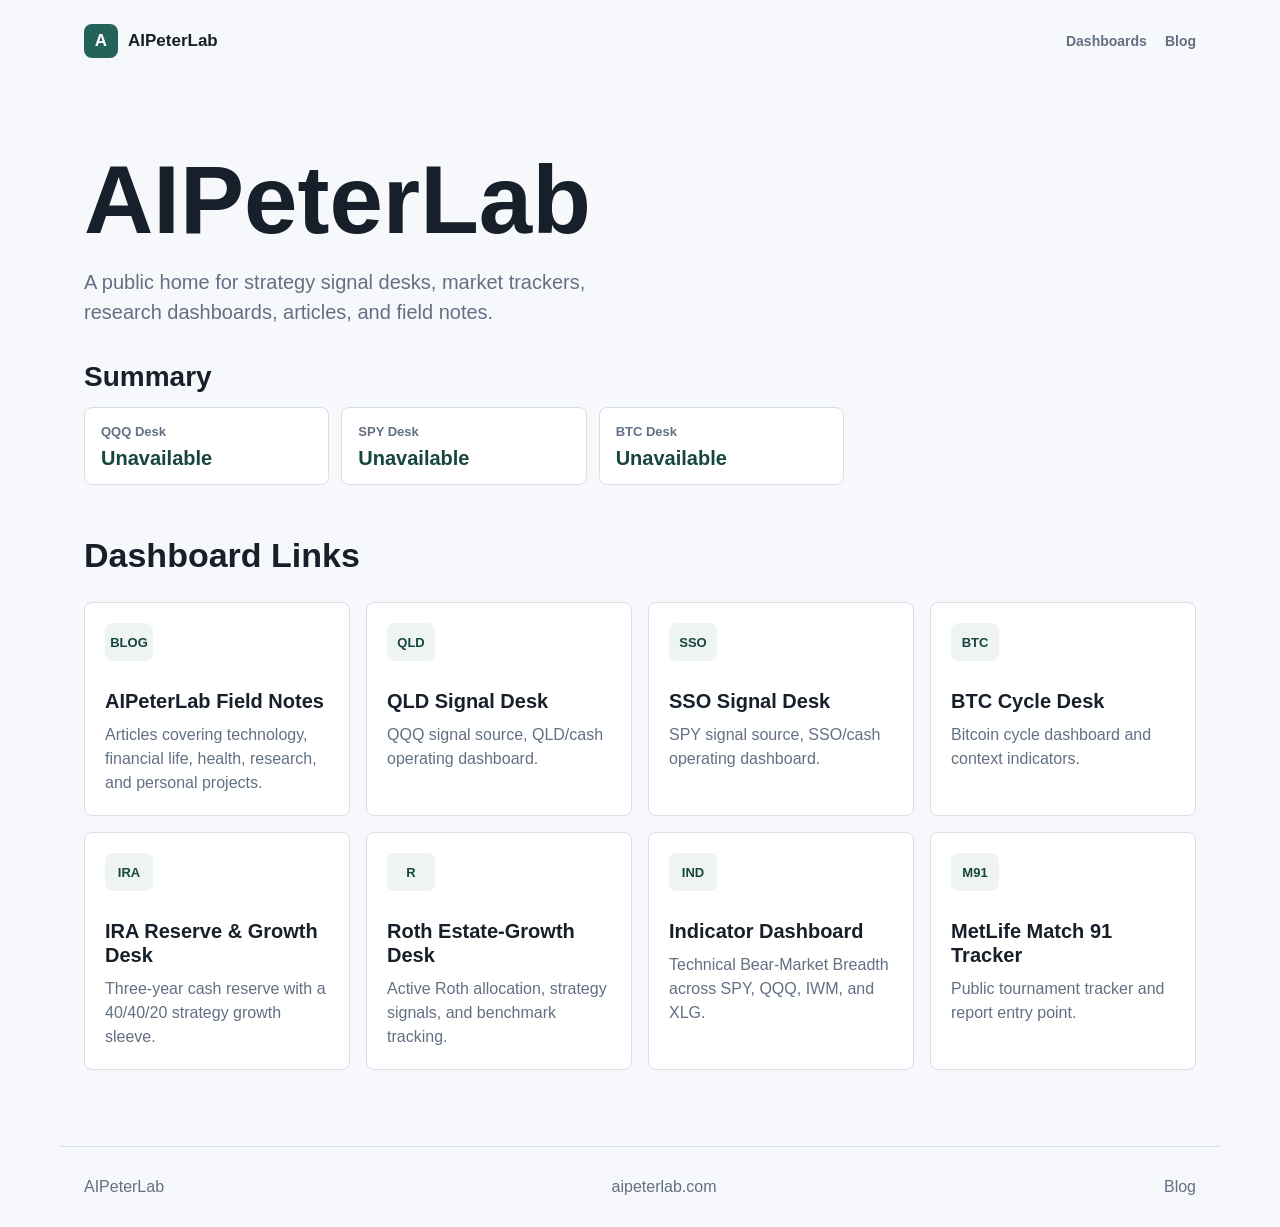
<file: index.html>
<!doctype html>
<html lang="en">
  <head>
    <meta charset="utf-8">
    <meta name="viewport" content="width=device-width, initial-scale=1">
    <title>AIPeterLab | Dashboards, Research &amp; Field Notes</title>
    <meta
      name="description"
      content="AIPeterLab is a public home for market dashboards, research trackers, articles, and field notes."
    >
    <link rel="canonical" href="https://aipeterlab.com/">
    <meta property="og:title" content="AIPeterLab | Dashboards &amp; Field Notes">
    <meta
      property="og:description"
      content="A public home for AIPeterLab dashboards, research, articles, and field notes."
    >
    <meta property="og:type" content="website">
    <meta property="og:url" content="https://aipeterlab.com/">
    <meta name="twitter:card" content="summary">
    <link rel="stylesheet" href="/styles.css">
  </head>
  <body>
    <header class="site-header">
      <a class="brand" href="/" aria-label="AIPeterLab home">
        <span class="brand-mark" aria-hidden="true">A</span>
        <span>AIPeterLab</span>
      </a>
      <nav class="top-nav" aria-label="Primary navigation">
        <a href="#dashboards">Dashboards</a>
        <a href="https://blog.aipeterlab.com/">Blog</a>
      </nav>
    </header>

    <main>
      <section class="hero">
        <div class="hero-copy">
          <h1>AIPeterLab</h1>
          <p>
            A public home for strategy signal desks, market trackers,
            research dashboards, articles, and field notes.
          </p>
        </div>
      </section>

      <section class="summary-strip" aria-label="Current dashboard summary">
        <h2>Summary</h2>
        <div class="summary-grid" aria-live="polite">
          <div class="summary-item">
            <span>QQQ Desk</span>
            <strong id="qqq-summary">Loading…</strong>
          </div>
          <div class="summary-item">
            <span>SPY Desk</span>
            <strong id="spy-summary">Loading…</strong>
          </div>
          <div class="summary-item">
            <span>BTC Desk</span>
            <strong id="btc-summary">Loading…</strong>
          </div>
        </div>
      </section>

      <section class="section" id="dashboards">
        <div class="section-heading">
          <h2>Dashboard Links</h2>
        </div>

        <div class="dashboard-grid">
          <a class="dashboard-card" href="https://blog.aipeterlab.com/">
            <span class="dashboard-code">BLOG</span>
            <h3>AIPeterLab Field Notes</h3>
            <p>Articles covering technology, financial life, health, research, and personal projects.</p>
          </a>
          <a class="dashboard-card" href="https://qld.aipeterlab.com/">
            <span class="dashboard-code">QLD</span>
            <h3>QLD Signal Desk</h3>
            <p>QQQ signal source, QLD/cash operating dashboard.</p>
          </a>
          <a class="dashboard-card" href="https://sso.aipeterlab.com/">
            <span class="dashboard-code">SSO</span>
            <h3>SSO Signal Desk</h3>
            <p>SPY signal source, SSO/cash operating dashboard.</p>
          </a>
          <a class="dashboard-card" href="https://btc.aipeterlab.com/">
            <span class="dashboard-code">BTC</span>
            <h3>BTC Cycle Desk</h3>
            <p>Bitcoin cycle dashboard and context indicators.</p>
          </a>
          <a class="dashboard-card" href="https://ira.aipeterlab.com/">
            <span class="dashboard-code">IRA</span>
            <h3>IRA Reserve &amp; Growth Desk</h3>
            <p>Three-year cash reserve with a 40/40/20 strategy growth sleeve.</p>
          </a>
          <a class="dashboard-card" href="https://roth.aipeterlab.com/">
            <span class="dashboard-code">R</span>
            <h3>Roth Estate-Growth Desk</h3>
            <p>Active Roth allocation, strategy signals, and benchmark tracking.</p>
          </a>
          <a class="dashboard-card" href="https://indicator.aipeterlab.com/">
            <span class="dashboard-code">IND</span>
            <h3>Indicator Dashboard</h3>
            <p>Technical Bear-Market Breadth across SPY, QQQ, IWM, and XLG.</p>
          </a>
          <a class="dashboard-card" href="/metlife/">
            <span class="dashboard-code">M91</span>
            <h3>MetLife Match 91 Tracker</h3>
            <p>Public tournament tracker and report entry point.</p>
          </a>
        </div>
      </section>

    </main>

    <footer class="site-footer">
      <span>AIPeterLab</span>
      <a href="https://aipeterlab.com/">aipeterlab.com</a>
      <a href="https://blog.aipeterlab.com/">Blog</a>
    </footer>
    <script>
      const summaries = [
        {
          id: "qqq-summary",
          url: "https://qld.aipeterlab.com/data/signals.json",
          read: (data) => data.current?.headline_status
        },
        {
          id: "spy-summary",
          url: "https://sso.aipeterlab.com/data/signals.json",
          read: (data) => data.summary?.headline_status
        },
        {
          id: "btc-summary",
          url: "https://btc.aipeterlab.com/data/signals.json",
          read: (data) => data.status
        }
      ];

      summaries.forEach(async ({ id, url, read }) => {
        const output = document.getElementById(id);

        try {
          const response = await fetch(url, { cache: "no-store" });
          if (!response.ok) throw new Error(`HTTP ${response.status}`);

          const value = read(await response.json());
          if (typeof value !== "string" || !value.trim()) {
            throw new Error("Missing current position");
          }

          output.textContent = value;
        } catch (error) {
          output.textContent = "Unavailable";
          output.title = "The live signal source could not be loaded.";
          console.error(`Unable to load ${id}`, error);
        }
      });
    </script>
  </body>
</html>
</file>
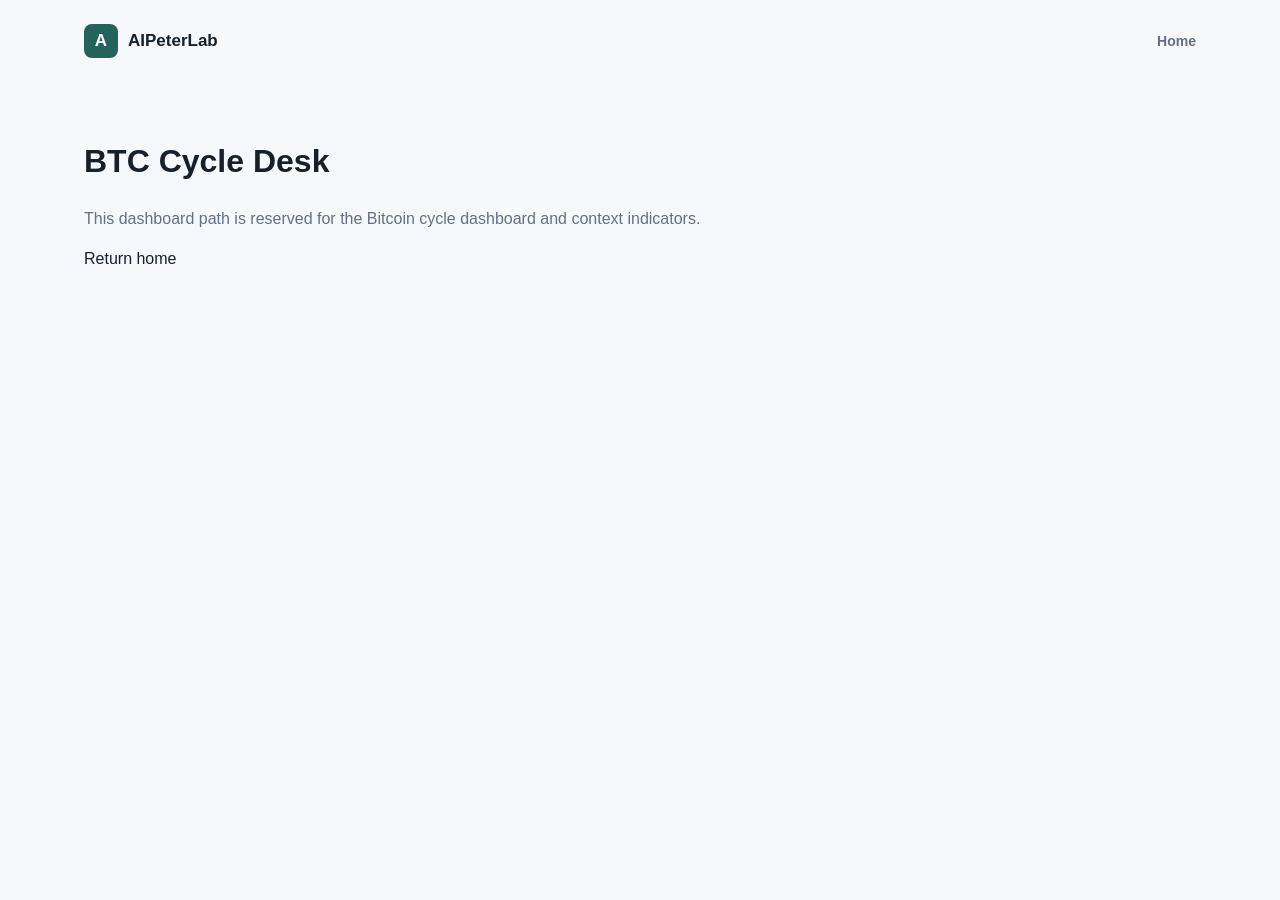
<file: btc/index.html>
<!doctype html>
<html lang="en">
  <head>
    <meta charset="utf-8">
    <meta name="viewport" content="width=device-width, initial-scale=1">
    <title>BTC Cycle Desk | AIPeterLab</title>
    <meta name="description" content="Explore the AIPeterLab Bitcoin Cycle Desk for BTC cycle context, market regime indicators, and the current operating position.">
    <link rel="canonical" href="https://btc.aipeterlab.com/">
    <meta property="og:title" content="BTC Cycle Desk | AIPeterLab">
    <meta property="og:description" content="Bitcoin cycle context, market regime indicators, and current operating position.">
    <meta property="og:type" content="website">
    <meta property="og:url" content="https://btc.aipeterlab.com/">
    <meta name="twitter:card" content="summary">
    <script type="application/ld+json">{"@context":"https://schema.org","@type":"WebApplication","name":"BTC Cycle Desk","url":"https://btc.aipeterlab.com/","description":"Bitcoin cycle context, market regime indicators, and current operating position.","isPartOf":{"@type":"WebSite","name":"AIPeterLab","url":"https://aipeterlab.com/"}}</script>
    <link rel="stylesheet" href="/styles.css">
  </head>
  <body>
    <header class="site-header">
      <a class="brand" href="/"><span class="brand-mark" aria-hidden="true">A</span><span>AIPeterLab</span></a>
      <nav class="top-nav" aria-label="Primary navigation"><a href="/">Home</a></nav>
    </header>
    <main class="section">
      <div class="section-heading">
        <h1>BTC Cycle Desk</h1>
        <p>This dashboard path is reserved for the Bitcoin cycle dashboard and context indicators.</p>
      </div>
      <p><a class="button primary" href="/">Return home</a></p>
    </main>
  </body>
</html>
</file>
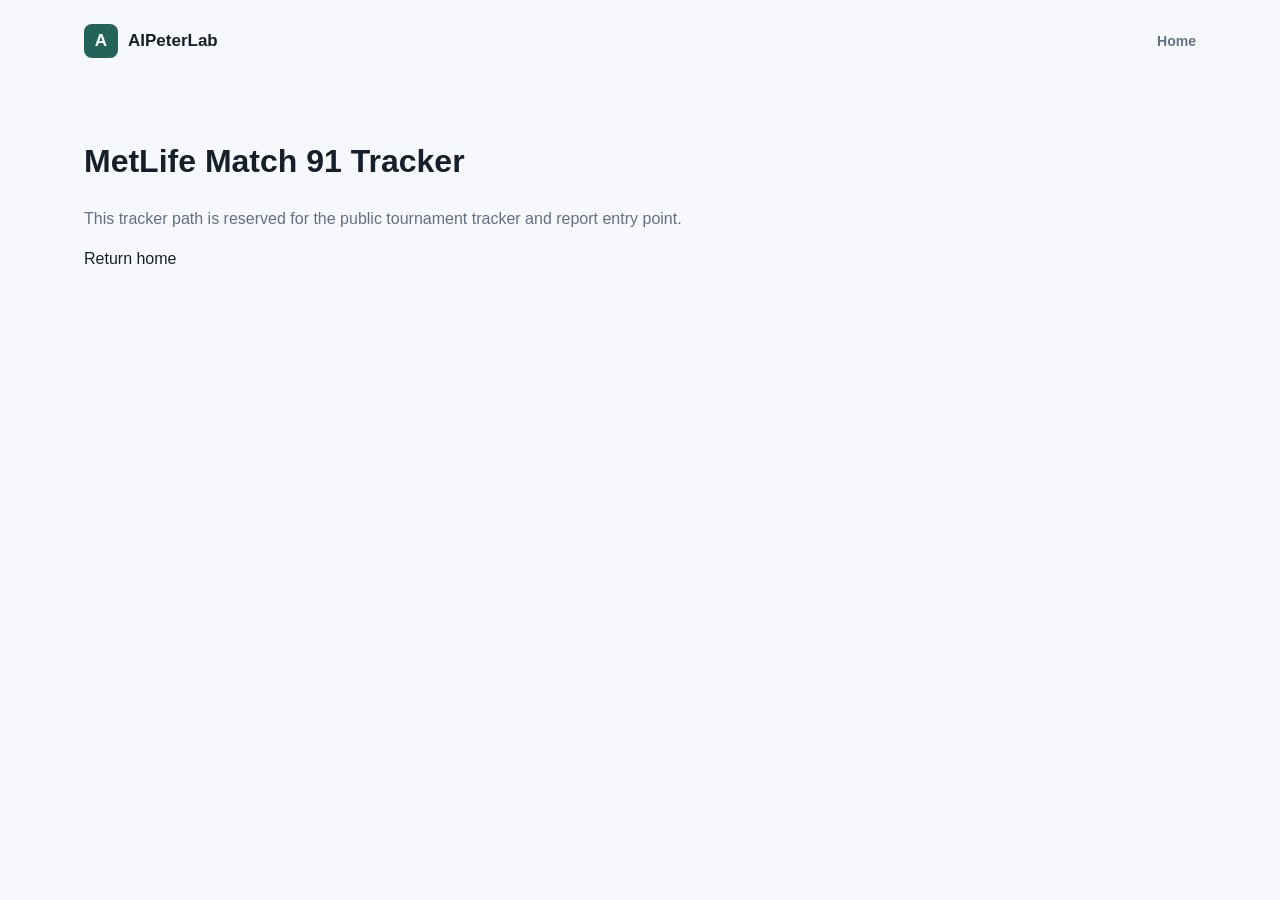
<file: metlife/index.html>
<!doctype html>
<html lang="en">
  <head>
    <meta charset="utf-8">
    <meta name="viewport" content="width=device-width, initial-scale=1">
    <title>MetLife Match 91 Tracker | AIPeterLab</title>
    <meta name="description" content="Follow the AIPeterLab MetLife Match 91 public tournament tracker and open the latest tournament report.">
    <link rel="canonical" href="https://aipeterlab.com/metlife/">
    <meta property="og:title" content="MetLife Match 91 Tracker | AIPeterLab">
    <meta property="og:description" content="Public tournament tracker and latest report entry point.">
    <meta property="og:type" content="website">
    <meta property="og:url" content="https://aipeterlab.com/metlife/">
    <meta name="twitter:card" content="summary">
    <script type="application/ld+json">{"@context":"https://schema.org","@type":"WebPage","name":"MetLife Match 91 Tracker","url":"https://aipeterlab.com/metlife/","description":"Public tournament tracker and latest report entry point.","isPartOf":{"@type":"WebSite","name":"AIPeterLab","url":"https://aipeterlab.com/"}}</script>
    <link rel="stylesheet" href="/styles.css">
  </head>
  <body>
    <header class="site-header">
      <a class="brand" href="/"><span class="brand-mark" aria-hidden="true">A</span><span>AIPeterLab</span></a>
      <nav class="top-nav" aria-label="Primary navigation"><a href="/">Home</a></nav>
    </header>
    <main class="section">
      <div class="section-heading">
        <h1>MetLife Match 91 Tracker</h1>
        <p>This tracker path is reserved for the public tournament tracker and report entry point.</p>
      </div>
      <p><a class="button primary" href="/">Return home</a></p>
    </main>
  </body>
</html>
</file>
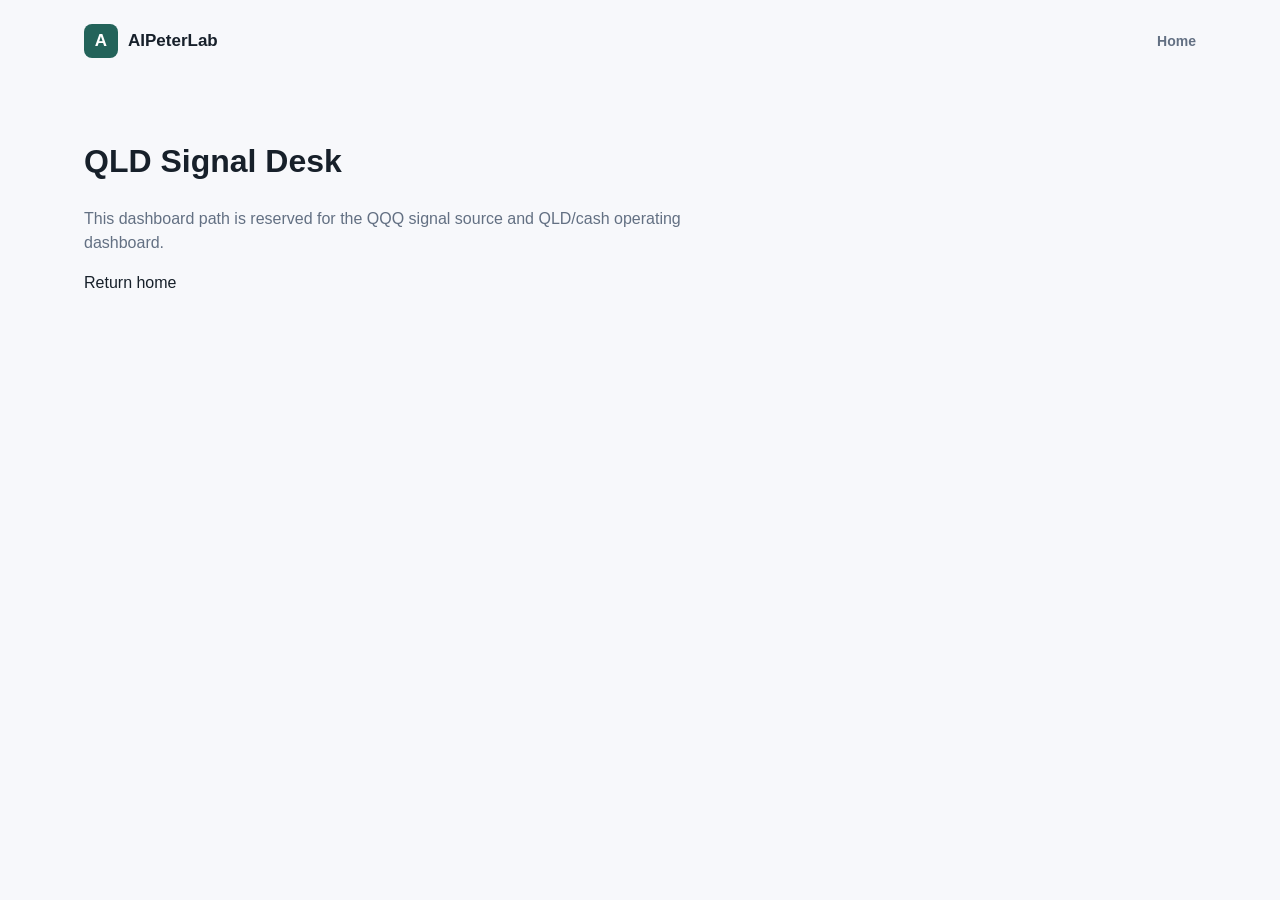
<file: qld/index.html>
<!doctype html>
<html lang="en">
  <head>
    <meta charset="utf-8">
    <meta name="viewport" content="width=device-width, initial-scale=1">
    <title>QLD Signal Desk | AIPeterLab</title>
    <meta name="description" content="Track the QQQ market signal and the QLD-or-cash operating position in the AIPeterLab QLD Signal Desk.">
    <link rel="canonical" href="https://qld.aipeterlab.com/">
    <meta property="og:title" content="QLD Signal Desk | AIPeterLab">
    <meta property="og:description" content="QQQ market signal and QLD-or-cash operating dashboard.">
    <meta property="og:type" content="website">
    <meta property="og:url" content="https://qld.aipeterlab.com/">
    <meta name="twitter:card" content="summary">
    <script type="application/ld+json">{"@context":"https://schema.org","@type":"WebApplication","name":"QLD Signal Desk","url":"https://qld.aipeterlab.com/","description":"QQQ market signal and QLD-or-cash operating dashboard.","isPartOf":{"@type":"WebSite","name":"AIPeterLab","url":"https://aipeterlab.com/"}}</script>
    <link rel="stylesheet" href="/styles.css">
  </head>
  <body>
    <header class="site-header">
      <a class="brand" href="/"><span class="brand-mark" aria-hidden="true">A</span><span>AIPeterLab</span></a>
      <nav class="top-nav" aria-label="Primary navigation"><a href="/">Home</a></nav>
    </header>
    <main class="section">
      <div class="section-heading">
        <h1>QLD Signal Desk</h1>
        <p>This dashboard path is reserved for the QQQ signal source and QLD/cash operating dashboard.</p>
      </div>
      <p><a class="button primary" href="/">Return home</a></p>
    </main>
  </body>
</html>
</file>
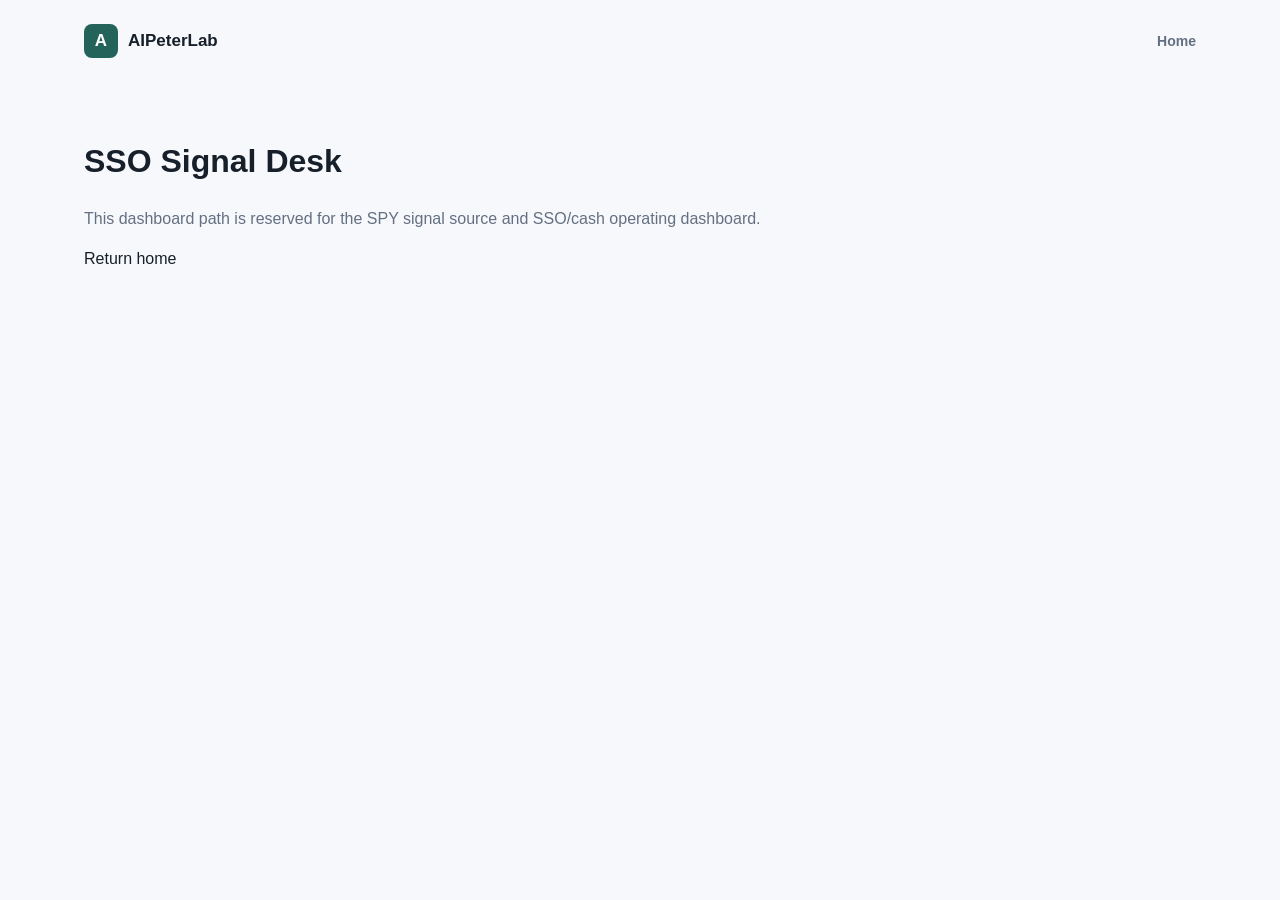
<file: sso/index.html>
<!doctype html>
<html lang="en">
  <head>
    <meta charset="utf-8">
    <meta name="viewport" content="width=device-width, initial-scale=1">
    <title>SSO Signal Desk | AIPeterLab</title>
    <meta name="description" content="Track the SPY market signal and the SSO-or-cash operating position in the AIPeterLab SSO Signal Desk.">
    <link rel="canonical" href="https://sso.aipeterlab.com/">
    <meta property="og:title" content="SSO Signal Desk | AIPeterLab">
    <meta property="og:description" content="SPY market signal and SSO-or-cash operating dashboard.">
    <meta property="og:type" content="website">
    <meta property="og:url" content="https://sso.aipeterlab.com/">
    <meta name="twitter:card" content="summary">
    <script type="application/ld+json">{"@context":"https://schema.org","@type":"WebApplication","name":"SSO Signal Desk","url":"https://sso.aipeterlab.com/","description":"SPY market signal and SSO-or-cash operating dashboard.","isPartOf":{"@type":"WebSite","name":"AIPeterLab","url":"https://aipeterlab.com/"}}</script>
    <link rel="stylesheet" href="/styles.css">
  </head>
  <body>
    <header class="site-header">
      <a class="brand" href="/"><span class="brand-mark" aria-hidden="true">A</span><span>AIPeterLab</span></a>
      <nav class="top-nav" aria-label="Primary navigation"><a href="/">Home</a></nav>
    </header>
    <main class="section">
      <div class="section-heading">
        <h1>SSO Signal Desk</h1>
        <p>This dashboard path is reserved for the SPY signal source and SSO/cash operating dashboard.</p>
      </div>
      <p><a class="button primary" href="/">Return home</a></p>
    </main>
  </body>
</html>
</file>
<file: styles.css>
:root {
  --bg: #f7f8fb;
  --ink: #17202a;
  --muted: #637083;
  --line: #d8dee8;
  --panel: #ffffff;
  --panel-strong: #eef4f2;
  --accent: #23635a;
  --accent-strong: #17463f;
  color-scheme: light;
}

* {
  box-sizing: border-box;
}

html {
  scroll-behavior: smooth;
}

body {
  margin: 0;
  background: var(--bg);
  color: var(--ink);
  font-family: Arial, Helvetica, sans-serif;
  line-height: 1.5;
}

a {
  color: inherit;
  text-decoration: none;
}

.site-header {
  align-items: center;
  display: flex;
  gap: 24px;
  justify-content: space-between;
  margin: 0 auto;
  max-width: 1160px;
  padding: 24px;
}

.brand {
  align-items: center;
  display: inline-flex;
  font-size: 17px;
  font-weight: 700;
  gap: 10px;
}

.brand-mark {
  align-items: center;
  background: var(--accent);
  border-radius: 8px;
  color: #fff;
  display: inline-flex;
  height: 34px;
  justify-content: center;
  width: 34px;
}

.top-nav {
  display: flex;
  gap: 18px;
  font-size: 14px;
  font-weight: 700;
}

.top-nav a {
  color: var(--muted);
}

.top-nav a:hover {
  color: var(--accent-strong);
}

.hero {
  margin: 0 auto;
  max-width: 1160px;
  padding: 72px 24px 34px;
}

.hero-copy h1 {
  font-size: clamp(52px, 8vw, 96px);
  letter-spacing: 0;
  line-height: 0.95;
  margin: 0 0 22px;
}

.hero-copy p {
  color: var(--muted);
  font-size: 20px;
  margin: 0;
  max-width: 560px;
}

.summary-strip {
  margin: 0 auto;
  max-width: 1160px;
  padding: 0 24px 18px;
}

.summary-strip h2 {
  font-size: 28px;
  line-height: 1.15;
  margin: 0 0 14px;
}

.summary-grid {
  display: grid;
  gap: 12px;
  grid-template-columns: repeat(3, minmax(0, 1fr));
  max-width: 760px;
}

.summary-item {
  background: var(--panel);
  border: 1px solid var(--line);
  border-radius: 8px;
  padding: 14px 16px;
}

.summary-item span {
  color: var(--muted);
  display: block;
  font-size: 13px;
  font-weight: 700;
  margin-bottom: 4px;
}

.summary-item strong {
  color: var(--accent-strong);
  display: block;
  font-size: 20px;
  line-height: 1.2;
}

.section {
  margin: 0 auto;
  max-width: 1160px;
  padding: 34px 24px 76px;
}

.section-heading {
  max-width: 680px;
}

.section-heading h2 {
  font-size: 34px;
  line-height: 1.1;
  margin: 0 0 10px;
}

.section-heading p {
  color: var(--muted);
  margin: 0;
}

.dashboard-grid {
  display: grid;
  gap: 16px;
  grid-template-columns: repeat(4, minmax(0, 1fr));
  margin-top: 28px;
}

.dashboard-card {
  background: var(--panel);
  border: 1px solid var(--line);
  border-radius: 8px;
  min-height: 210px;
  padding: 20px;
  transition: border-color 180ms ease, transform 180ms ease;
}

.dashboard-card:hover {
  border-color: var(--accent);
  transform: translateY(-2px);
}

.dashboard-code {
  align-items: center;
  background: var(--panel-strong);
  border-radius: 8px;
  color: var(--accent-strong);
  display: inline-flex;
  font-size: 13px;
  font-weight: 800;
  height: 38px;
  justify-content: center;
  margin-bottom: 28px;
  width: 48px;
}

.dashboard-card h3 {
  font-size: 20px;
  line-height: 1.2;
  margin: 0 0 10px;
}

.dashboard-card p {
  color: var(--muted);
  margin: 0;
}

.site-footer {
  align-items: center;
  border-top: 1px solid var(--line);
  color: var(--muted);
  display: flex;
  justify-content: space-between;
  margin: 0 auto;
  max-width: 1160px;
  padding: 28px 24px;
}

@media (max-width: 900px) {
  .dashboard-grid {
    grid-template-columns: repeat(2, minmax(0, 1fr));
  }
}

@media (max-width: 620px) {
  .site-header,
  .site-footer {
    align-items: flex-start;
    flex-direction: column;
  }

  .top-nav {
    width: 100%;
  }

  .hero {
    padding-top: 36px;
  }

  .hero-copy h1 {
    font-size: 52px;
  }

  .summary-grid {
    grid-template-columns: 1fr;
  }

  .dashboard-grid {
    grid-template-columns: 1fr;
  }
}
</file>
